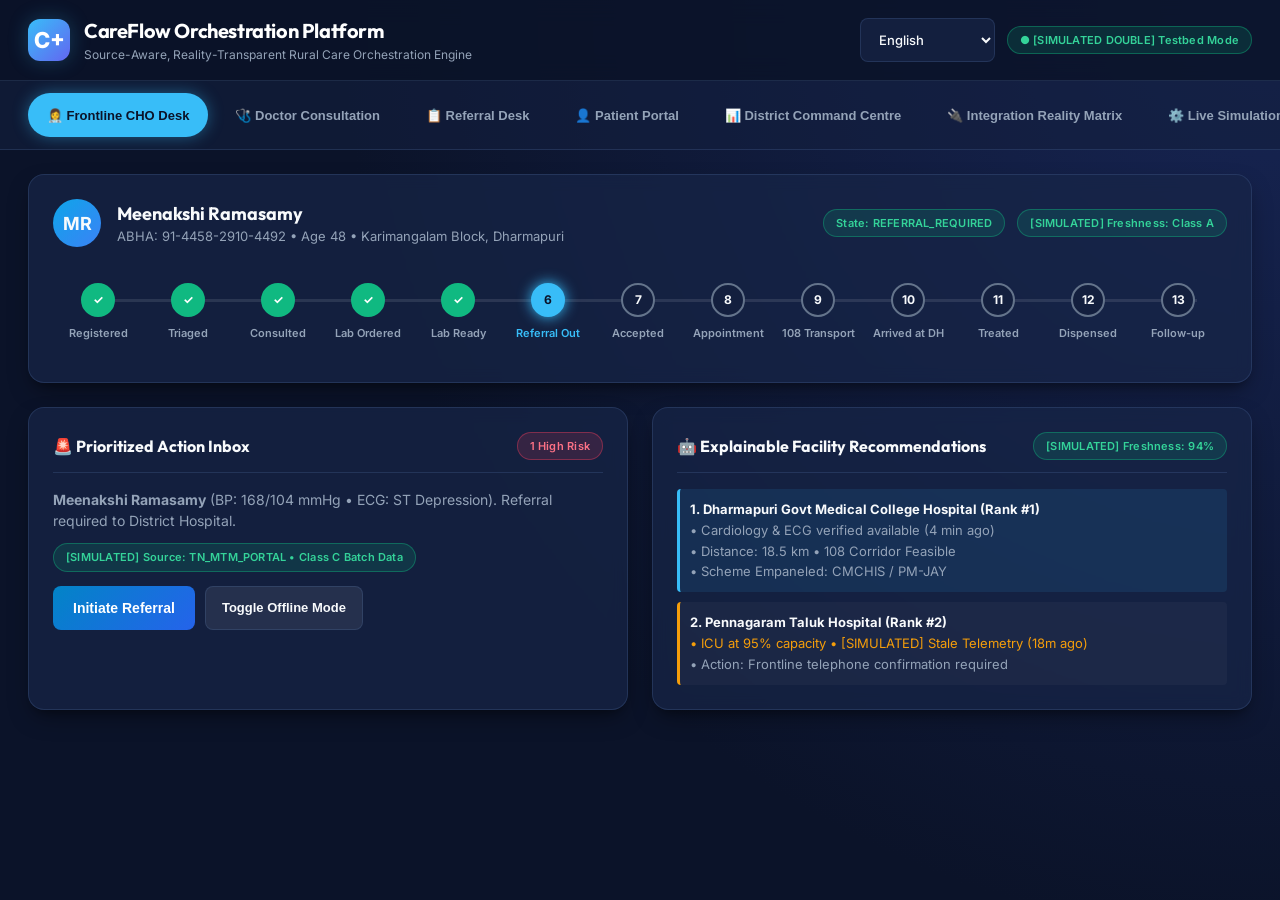
<file: frontend/index.html>
<!DOCTYPE html>
<html lang="en">
<head>
  <meta charset="UTF-8" />
  <meta name="viewport" content="width=device-width, initial-scale=1.0" />
  <title>CareFlow — Rural Care Access & Continuity Orchestration Platform</title>
  <link rel="preconnect" href="https://fonts.googleapis.com">
  <link rel="preconnect" href="https://fonts.gstatic.com" crossorigin>
  <link href="https://fonts.googleapis.com/css2?family=Inter:wght@300;400;500;600;700;800&family=Outfit:wght@500;600;700;800&family=JetBrains+Mono:wght@400;500;600&display=swap" rel="stylesheet">
  <link rel="stylesheet" href="src/styles.css" />
</head>
<body class="theme-dark">
  <div id="app-root"></div>
  <script src="src/app.js"></script>
</body>
</html>
</file>
<file: frontend/src/styles.css>
:root {
  --bg-primary: #0b1329;
  --bg-secondary: #131f3e;
  --bg-card: rgba(23, 37, 72, 0.7);
  --bg-card-hover: rgba(30, 48, 93, 0.9);
  --border-color: rgba(99, 133, 196, 0.2);
  --border-active: #3b82f6;

  --text-main: #f8fafc;
  --text-muted: #94a3b8;
  --text-subtle: #64748b;

  --primary-blue: #38bdf8;
  --primary-indigo: #6366f1;
  --verified-emerald: #10b981;
  --verified-emerald-bg: rgba(16, 185, 129, 0.15);
  --warning-amber: #f59e0b;
  --warning-amber-bg: rgba(245, 158, 11, 0.15);
  --critical-rose: #f43f5e;
  --critical-rose-bg: rgba(244, 63, 94, 0.15);

  --font-sans: 'Inter', -apple-system, BlinkMacSystemFont, sans-serif;
  --font-heading: 'Outfit', sans-serif;
  --font-mono: 'JetBrains Mono', monospace;

  --radius-sm: 8px;
  --radius-md: 12px;
  --radius-lg: 16px;
  --radius-pill: 9999px;

  --shadow-card: 0 10px 25px -5px rgba(0, 0, 0, 0.4), 0 8px 10px -6px rgba(0, 0, 0, 0.3);
  --shadow-glow: 0 0 20px rgba(56, 189, 248, 0.25);
  --transition-smooth: all 0.25s cubic-bezier(0.4, 0, 0.2, 1);
}

* {
  margin: 0;
  padding: 0;
  box-sizing: border-box;
}

body {
  font-family: var(--font-sans);
  background: radial-gradient(circle at top right, #172554, #0b1329 60%);
  color: var(--text-main);
  min-height: 100vh;
  line-height: 1.5;
  overflow-x: hidden;
}

/* Header & Nav */
.header-bar {
  display: flex;
  justify-content: space-between;
  align-items: center;
  padding: 16px 28px;
  background: rgba(11, 19, 41, 0.85);
  backdrop-filter: blur(12px);
  border-bottom: 1px solid var(--border-color);
  position: sticky;
  top: 0;
  z-index: 100;
}

.brand-section {
  display: flex;
  align-items: center;
  gap: 14px;
}

.logo-icon {
  width: 42px;
  height: 42px;
  background: linear-gradient(135deg, #38bdf8, #6366f1);
  border-radius: var(--radius-md);
  display: flex;
  align-items: center;
  justify-content: center;
  font-size: 22px;
  font-weight: 800;
  color: white;
  box-shadow: var(--shadow-glow);
}

.brand-title {
  font-family: var(--font-heading);
  font-size: 20px;
  font-weight: 700;
  letter-spacing: -0.02em;
  color: #ffffff;
}

.brand-subtitle {
  font-size: 12px;
  color: var(--text-muted);
  font-weight: 400;
}

.nav-controls {
  display: flex;
  align-items: center;
  gap: 12px;
}

.role-selector, .lang-selector {
  background: var(--bg-secondary);
  border: 1px solid var(--border-color);
  color: var(--text-main);
  padding: 9px 14px;
  border-radius: var(--radius-sm);
  font-family: var(--font-sans);
  font-size: 13px;
  font-weight: 500;
  min-height: 44px;
  cursor: pointer;
  transition: var(--transition-smooth);
}

.role-selector:hover, .lang-selector:hover {
  border-color: var(--primary-blue);
}

/* Navigation Tabs */
.tab-navigation {
  display: flex;
  gap: 8px;
  padding: 12px 28px;
  background: rgba(19, 31, 62, 0.6);
  border-bottom: 1px solid var(--border-color);
  overflow-x: auto;
}

.tab-btn {
  background: transparent;
  border: 1px solid transparent;
  color: var(--text-muted);
  padding: 10px 18px;
  border-radius: var(--radius-pill);
  font-size: 13px;
  font-weight: 600;
  cursor: pointer;
  min-height: 44px;
  display: flex;
  align-items: center;
  gap: 8px;
  transition: var(--transition-smooth);
  white-space: nowrap;
}

.tab-btn:hover {
  color: var(--text-main);
  background: rgba(255, 255, 255, 0.05);
}

.tab-btn.active {
  color: #0b1329;
  background: var(--primary-blue);
  box-shadow: 0 0 16px rgba(56, 189, 248, 0.4);
}

/* Main Container */
.main-content {
  padding: 24px 28px 48px;
  max-width: 1440px;
  margin: 0 auto;
}

/* Care Journey Tracker */
.journey-banner {
  background: var(--bg-card);
  border: 1px solid var(--border-color);
  border-radius: var(--radius-lg);
  padding: 24px;
  margin-bottom: 24px;
  box-shadow: var(--shadow-card);
  backdrop-filter: blur(8px);
}

.journey-header {
  display: flex;
  justify-content: space-between;
  align-items: center;
  margin-bottom: 20px;
}

.patient-info-block {
  display: flex;
  align-items: center;
  gap: 16px;
}

.patient-avatar {
  width: 48px;
  height: 48px;
  border-radius: 50%;
  background: linear-gradient(135deg, #0ea5e9, #3b82f6);
  display: flex;
  align-items: center;
  justify-content: center;
  font-weight: 700;
  font-size: 18px;
}

.patient-name {
  font-size: 18px;
  font-weight: 700;
  font-family: var(--font-heading);
}

.patient-meta {
  font-size: 13px;
  color: var(--text-muted);
}

.steps-rail {
  display: flex;
  align-items: center;
  justify-content: space-between;
  position: relative;
  overflow-x: auto;
  padding: 16px 0;
}

.steps-rail::before {
  content: '';
  position: absolute;
  top: 32px;
  left: 30px;
  right: 30px;
  height: 3px;
  background: rgba(255, 255, 255, 0.1);
  z-index: 1;
}

.step-node {
  position: relative;
  z-index: 2;
  display: flex;
  flex-direction: column;
  align-items: center;
  min-width: 90px;
  text-align: center;
}

.step-circle {
  width: 34px;
  height: 34px;
  border-radius: 50%;
  background: var(--bg-secondary);
  border: 2px solid var(--text-subtle);
  display: flex;
  align-items: center;
  justify-content: center;
  font-size: 12px;
  font-weight: 700;
  margin-bottom: 8px;
  transition: var(--transition-smooth);
}

.step-node.completed .step-circle {
  background: var(--verified-emerald);
  border-color: var(--verified-emerald);
  color: white;
}

.step-node.active .step-circle {
  background: var(--primary-blue);
  border-color: var(--primary-blue);
  color: #0b1329;
  box-shadow: 0 0 14px var(--primary-blue);
  animation: pulse-ring 2s infinite;
}

@keyframes pulse-ring {
  0% { transform: scale(1); box-shadow: 0 0 0 0 rgba(56, 189, 248, 0.7); }
  70% { transform: scale(1.08); box-shadow: 0 0 0 10px rgba(56, 189, 248, 0); }
  100% { transform: scale(1); box-shadow: 0 0 0 0 rgba(56, 189, 248, 0); }
}

.step-label {
  font-size: 11px;
  font-weight: 600;
  color: var(--text-muted);
}

.step-node.active .step-label {
  color: var(--primary-blue);
}

/* Badges */
.provenance-badge {
  display: inline-flex;
  align-items: center;
  gap: 6px;
  padding: 5px 12px;
  border-radius: var(--radius-pill);
  font-size: 11px;
  font-weight: 600;
  letter-spacing: 0.02em;
}

.badge-verified {
  background: var(--verified-emerald-bg);
  color: #34d399;
  border: 1px solid rgba(16, 185, 129, 0.4);
}

.badge-stale {
  background: var(--warning-amber-bg);
  color: #fbbf24;
  border: 1px solid rgba(245, 158, 11, 0.4);
}

.badge-critical {
  background: var(--critical-rose-bg);
  color: #fb7185;
  border: 1px solid rgba(244, 63, 94, 0.4);
}

/* Grid Layouts */
.dashboard-grid {
  display: grid;
  grid-template-columns: repeat(auto-fit, minmax(340px, 1fr));
  gap: 24px;
}

.card {
  background: var(--bg-card);
  border: 1px solid var(--border-color);
  border-radius: var(--radius-lg);
  padding: 24px;
  box-shadow: var(--shadow-card);
  backdrop-filter: blur(8px);
  transition: var(--transition-smooth);
}

.card:hover {
  border-color: rgba(99, 133, 196, 0.4);
  transform: translateY(-2px);
}

.card-header {
  display: flex;
  justify-content: space-between;
  align-items: center;
  margin-bottom: 16px;
  padding-bottom: 12px;
  border-bottom: 1px solid var(--border-color);
}

.card-title {
  font-family: var(--font-heading);
  font-size: 16px;
  font-weight: 700;
  display: flex;
  align-items: center;
  gap: 8px;
}

/* Action Buttons */
.btn-primary {
  background: linear-gradient(135deg, #0284c7, #2563eb);
  color: white;
  border: none;
  padding: 12px 20px;
  border-radius: var(--radius-sm);
  font-weight: 600;
  font-size: 14px;
  cursor: pointer;
  min-height: 44px;
  display: inline-flex;
  align-items: center;
  justify-content: center;
  gap: 8px;
  transition: var(--transition-smooth);
}

.btn-primary:hover {
  background: linear-gradient(135deg, #38bdf8, #3b82f6);
  box-shadow: 0 4px 14px rgba(37, 99, 235, 0.4);
}

.btn-secondary {
  background: rgba(255, 255, 255, 0.08);
  border: 1px solid var(--border-color);
  color: var(--text-main);
  padding: 10px 16px;
  border-radius: var(--radius-sm);
  font-weight: 600;
  font-size: 13px;
  cursor: pointer;
  min-height: 44px;
  display: inline-flex;
  align-items: center;
  gap: 6px;
  transition: var(--transition-smooth);
}

.btn-secondary:hover {
  background: rgba(255, 255, 255, 0.15);
}

/* Simulation Controls */
.sim-panel {
  background: linear-gradient(180deg, rgba(30, 41, 59, 0.9), rgba(15, 23, 42, 0.95));
  border: 1px solid #3b82f6;
  border-radius: var(--radius-lg);
  padding: 24px;
  margin-top: 24px;
  box-shadow: 0 0 25px rgba(59, 130, 246, 0.2);
}

.sim-btn-group {
  display: flex;
  flex-wrap: wrap;
  gap: 10px;
  margin-top: 14px;
}

/* Code Snippet Box */
.code-box {
  background: #050b1a;
  border: 1px solid var(--border-color);
  border-radius: var(--radius-sm);
  padding: 12px;
  font-family: var(--font-mono);
  font-size: 12px;
  color: #38bdf8;
  overflow-x: auto;
  margin-top: 12px;
}
</file>
